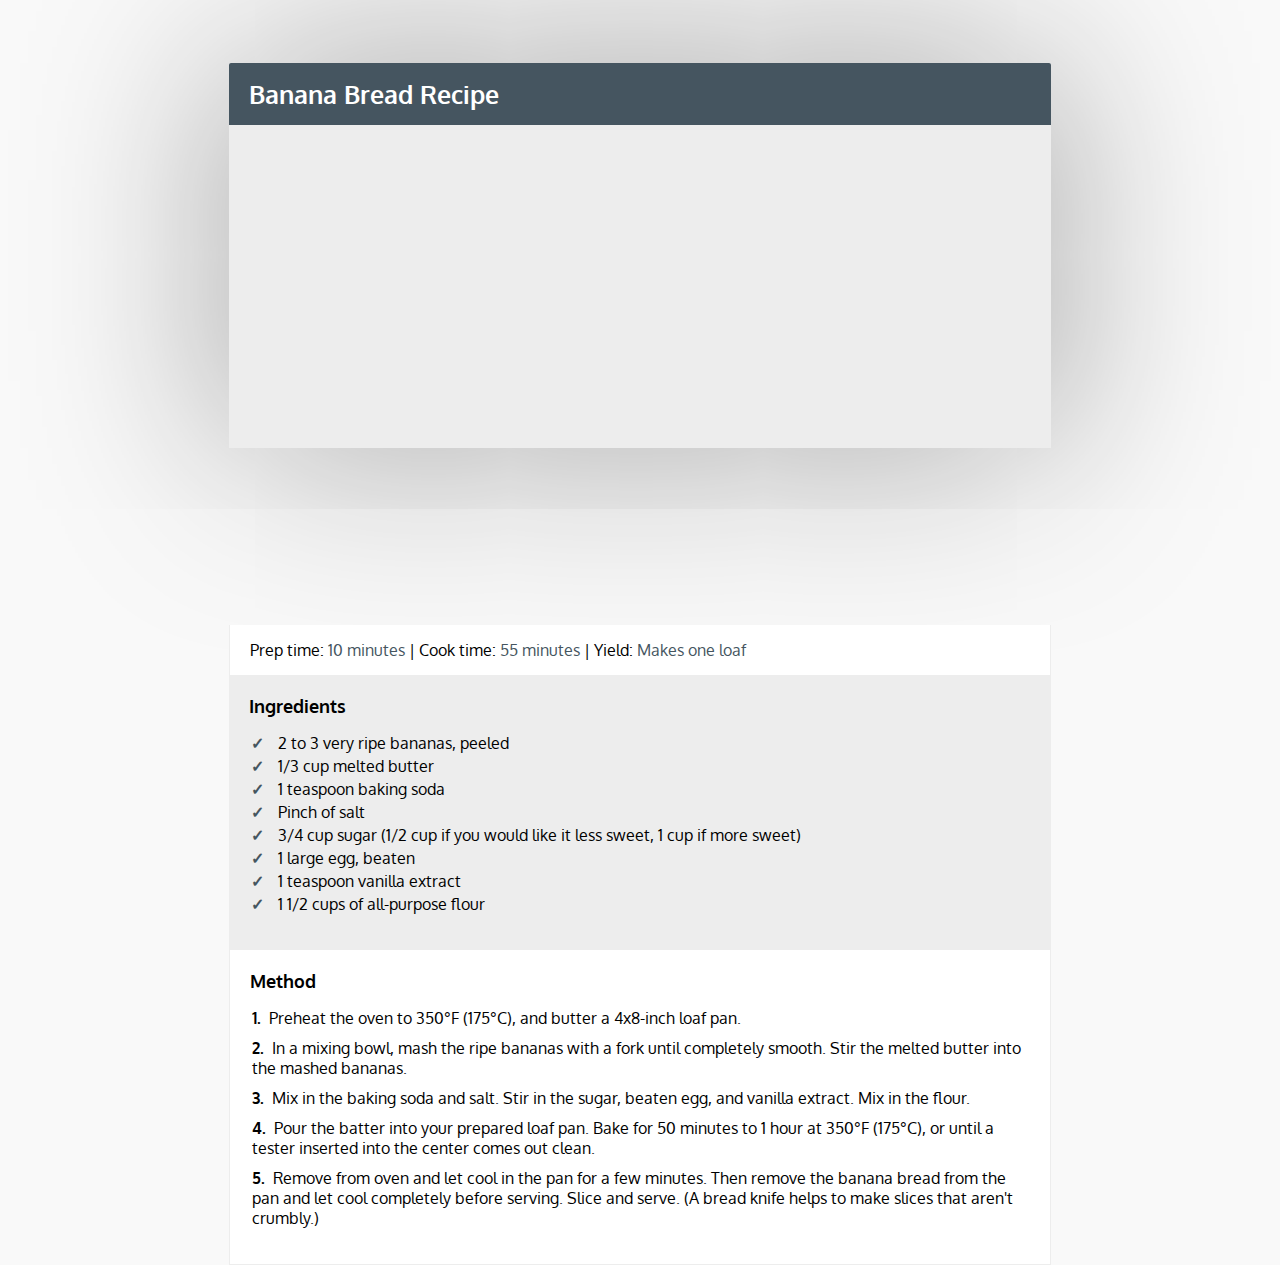
<file: pages/Recipie1.html>
<!DOCTYPE html>
<html lang="en">
<head>
    <meta charset="UTF-8">
    <meta name="viewport" content="width=device-width, initial-scale=1.0">
    <title>Document</title>
    <link rel="stylesheet" href="/CSS/recepie.CSS">
</head>
<body>
    <div id="card-container">
        <div id="card-title">Banana Bread Recipe</div>
         <div id="recipe-image"></div>
        <div id="details">Prep time: <span class="detail-value">10 minutes</span> | Cook time: <span class="detail-value">55 minutes</span> | Yield: <span class="detail-value">Makes one loaf</span></div>
        <div id="card-items">
          <span class="card-item-title">Ingredients</span>
          <ul class="checkmark">
            <li>2 to 3 very ripe bananas, peeled</li>
            <li>1/3 cup melted butter</li>
            <li>1 teaspoon baking soda</li>
            <li>Pinch of salt</li>
            <li>3/4 cup sugar (1/2 cup if you would like it less sweet, 1 cup if more sweet)</li>
            <li>1 large egg, beaten</li>
            <li>1 teaspoon vanilla extract</li>
            <li>1 1/2 cups of all-purpose flour</li>
          </ul>
        </div>
        
        <div id="method">
        <span class="card-item-title">Method</span>
          <ol>
            <li>Preheat the oven to 350°F (175°C), and butter a 4x8-inch loaf pan.</li>
      <li>In a mixing bowl, mash the ripe bananas with a fork until completely smooth. Stir the melted butter into the mashed bananas.</li>
      <li>Mix in the baking soda and salt. Stir in the sugar, beaten egg, and vanilla extract. Mix in the flour.</li>
      <li>Pour the batter into your prepared loaf pan. Bake for 50 minutes to 1 hour at 350°F (175°C), or until a tester inserted into the center comes out clean.</li>
      <li>Remove from oven and let cool in the pan for a few minutes. Then remove the banana bread from the pan and let cool completely before serving. Slice and serve. (A bread knife helps to make slices that aren't crumbly.)</li>
      </ul>
        </div>
      </div>
</body>
</html>
</file>
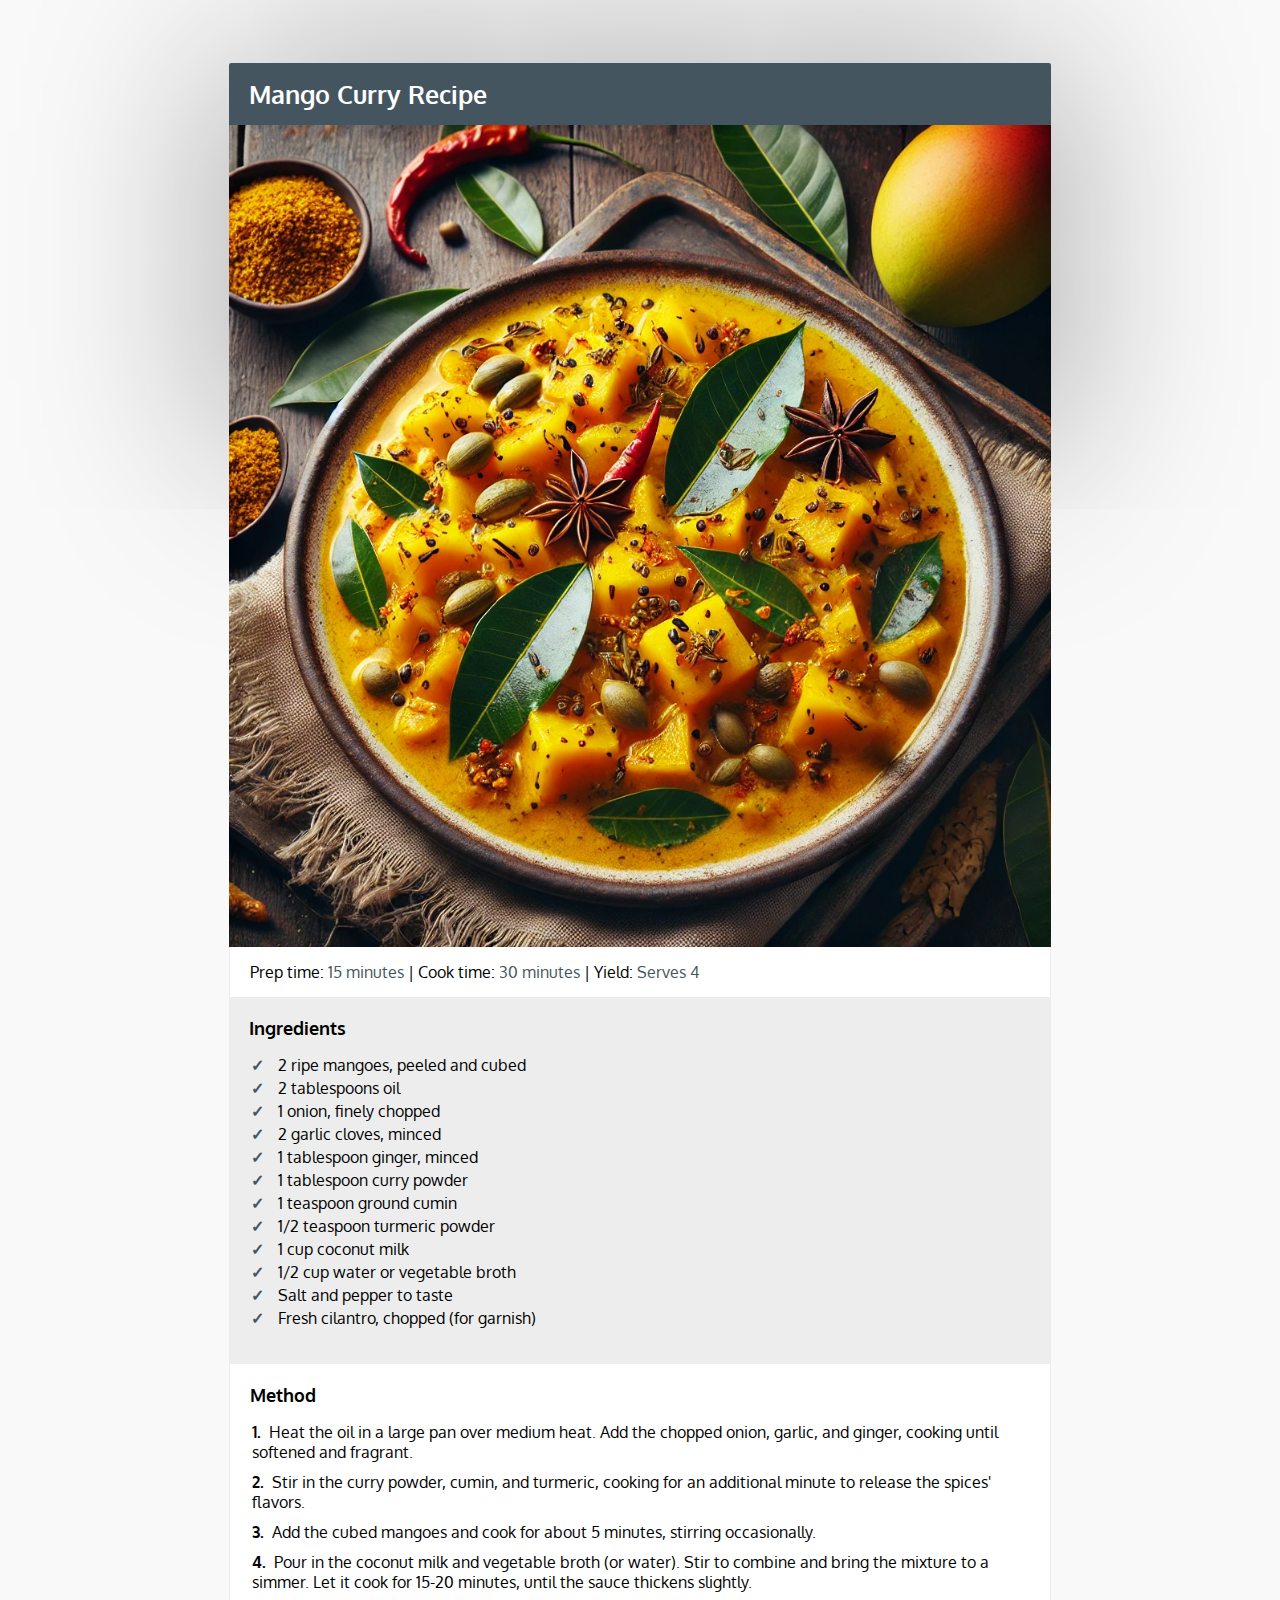
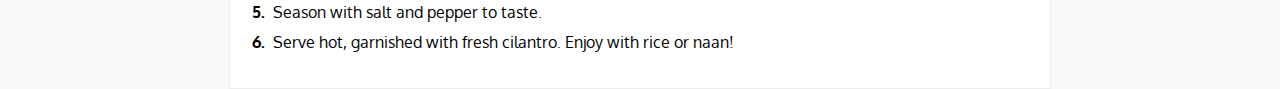
<file: pages/Recipie2.html>
<!DOCTYPE html>
<html lang="en">
<head>
    <meta charset="UTF-8">
    <meta name="viewport" content="width=device-width, initial-scale=1.0">
    <title>Mango Curry Recipe</title>
    <link rel="stylesheet" href="/CSS/recepie.CSS">
</head>
<body>
    <div id="card-container">
        <div id="card-title">Mango Curry Recipe</div>
        <img src="/images/mango curry.webp" alt="mango curry" width="780px" height="400">
        <div id="details">Prep time: <span class="detail-value">15 minutes</span> | Cook time: <span class="detail-value">30 minutes</span> | Yield: <span class="detail-value">Serves 4</span></div>
        <div id="card-items">
          <span class="card-item-title">Ingredients</span>
          <ul class="checkmark">
            <li>2 ripe mangoes, peeled and cubed</li>
            <li>2 tablespoons oil</li>
            <li>1 onion, finely chopped</li>
            <li>2 garlic cloves, minced</li>
            <li>1 tablespoon ginger, minced</li>
            <li>1 tablespoon curry powder</li>
            <li>1 teaspoon ground cumin</li>
            <li>1/2 teaspoon turmeric powder</li>
            <li>1 cup coconut milk</li>
            <li>1/2 cup water or vegetable broth</li>
            <li>Salt and pepper to taste</li>
            <li>Fresh cilantro, chopped (for garnish)</li>
          </ul>
        </div>
        
        <div id="method">
          <span class="card-item-title">Method</span>
          <ol>
            <li>Heat the oil in a large pan over medium heat. Add the chopped onion, garlic, and ginger, cooking until softened and fragrant.</li>
            <li>Stir in the curry powder, cumin, and turmeric, cooking for an additional minute to release the spices' flavors.</li>
            <li>Add the cubed mangoes and cook for about 5 minutes, stirring occasionally.</li>
            <li>Pour in the coconut milk and vegetable broth (or water). Stir to combine and bring the mixture to a simmer. Let it cook for 15-20 minutes, until the sauce thickens slightly.</li>
            <li>Season with salt and pepper to taste.</li>
            <li>Serve hot, garnished with fresh cilantro. Enjoy with rice or naan!</li>
          </ol>
        </div>
    </div>
</body>
</html>
</file>
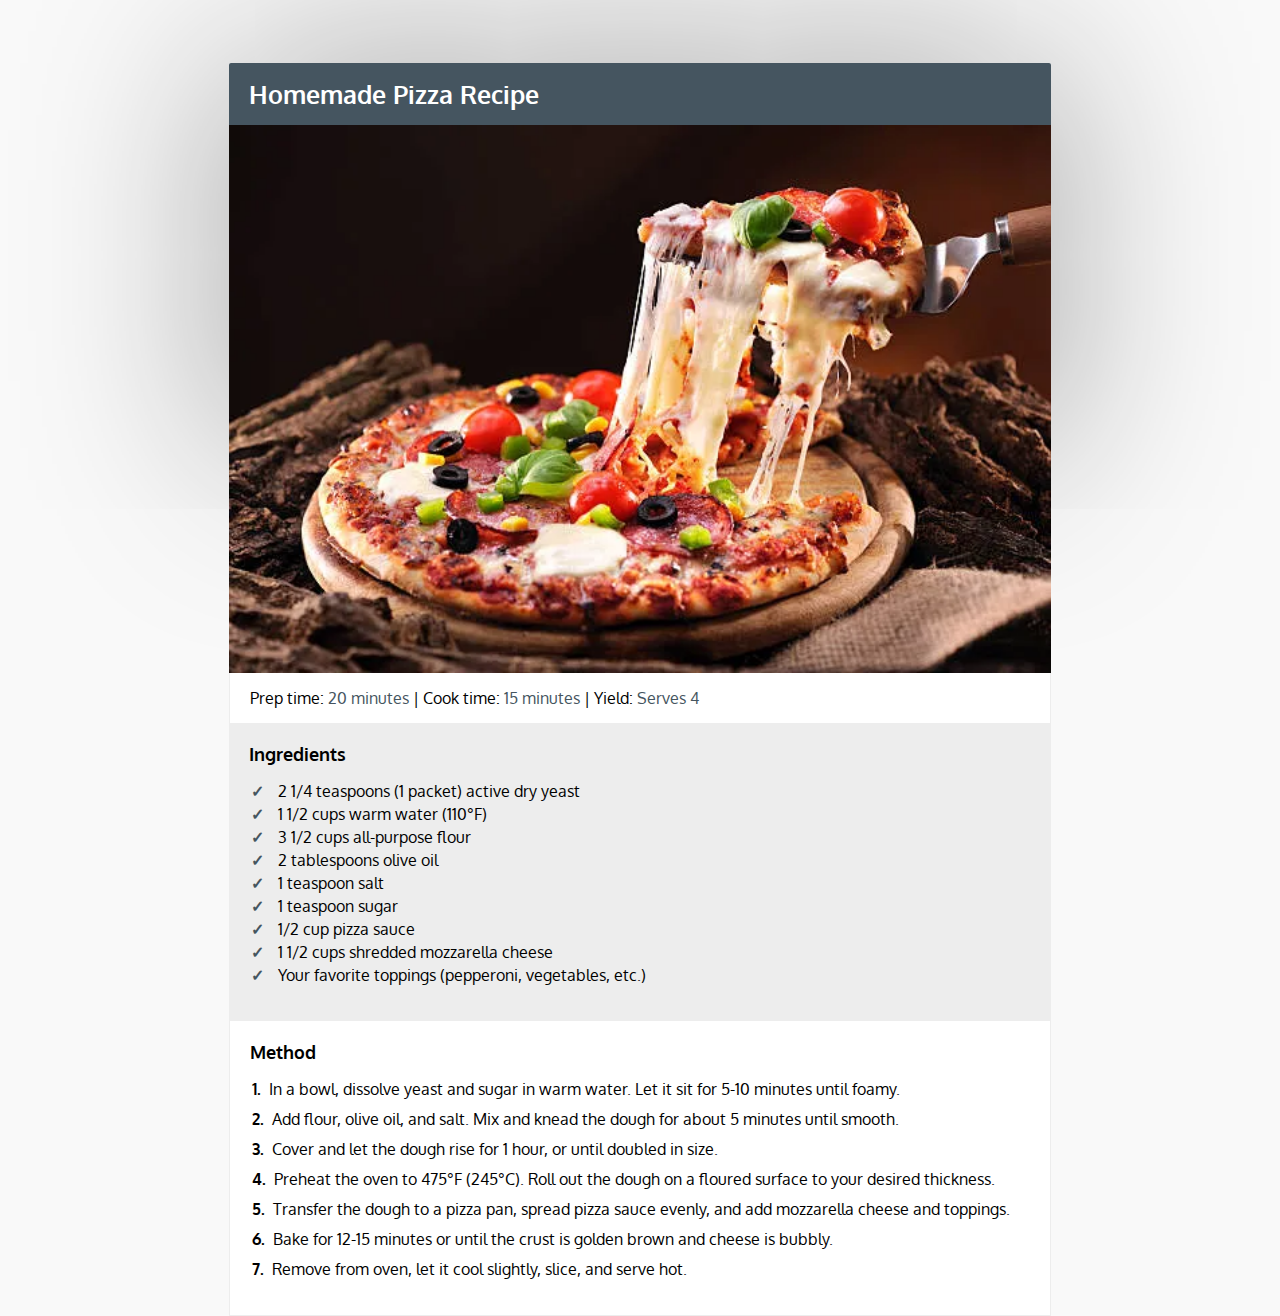
<file: pages/Recipie3.html>
<!DOCTYPE html>
<html lang="en">
<head>
    <meta charset="UTF-8">
    <meta name="viewport" content="width=device-width, initial-scale=1.0">
    <title>Pizza Recipe</title>
    <link rel="stylesheet" href="/CSS/recepie.CSS">
</head>
<body>
    <div id="card-container">
        <div id="card-title">Homemade Pizza Recipe</div>
        <img src="/images/pizza.webp" alt="Homemade Pizza" width="780px" height="400">
        <div id="details">Prep time: <span class="detail-value">20 minutes</span> | Cook time: <span class="detail-value">15 minutes</span> | Yield: <span class="detail-value">Serves 4</span></div>
        
        <div id="card-items">
            <span class="card-item-title">Ingredients</span>
            <ul class="checkmark">
                <li>2 1/4 teaspoons (1 packet) active dry yeast</li>
                <li>1 1/2 cups warm water (110°F)</li>
                <li>3 1/2 cups all-purpose flour</li>
                <li>2 tablespoons olive oil</li>
                <li>1 teaspoon salt</li>
                <li>1 teaspoon sugar</li>
                <li>1/2 cup pizza sauce</li>
                <li>1 1/2 cups shredded mozzarella cheese</li>
                <li>Your favorite toppings (pepperoni, vegetables, etc.)</li>
            </ul>
        </div>
        
        <div id="method">
            <span class="card-item-title">Method</span>
            <ol>
                <li>In a bowl, dissolve yeast and sugar in warm water. Let it sit for 5-10 minutes until foamy.</li>
                <li>Add flour, olive oil, and salt. Mix and knead the dough for about 5 minutes until smooth.</li>
                <li>Cover and let the dough rise for 1 hour, or until doubled in size.</li>
                <li>Preheat the oven to 475°F (245°C). Roll out the dough on a floured surface to your desired thickness.</li>
                <li>Transfer the dough to a pizza pan, spread pizza sauce evenly, and add mozzarella cheese and toppings.</li>
                <li>Bake for 12-15 minutes or until the crust is golden brown and cheese is bubbly.</li>
                <li>Remove from oven, let it cool slightly, slice, and serve hot.</li>
            </ol>
        </div>
    </div>
</body>
</html>
</file>
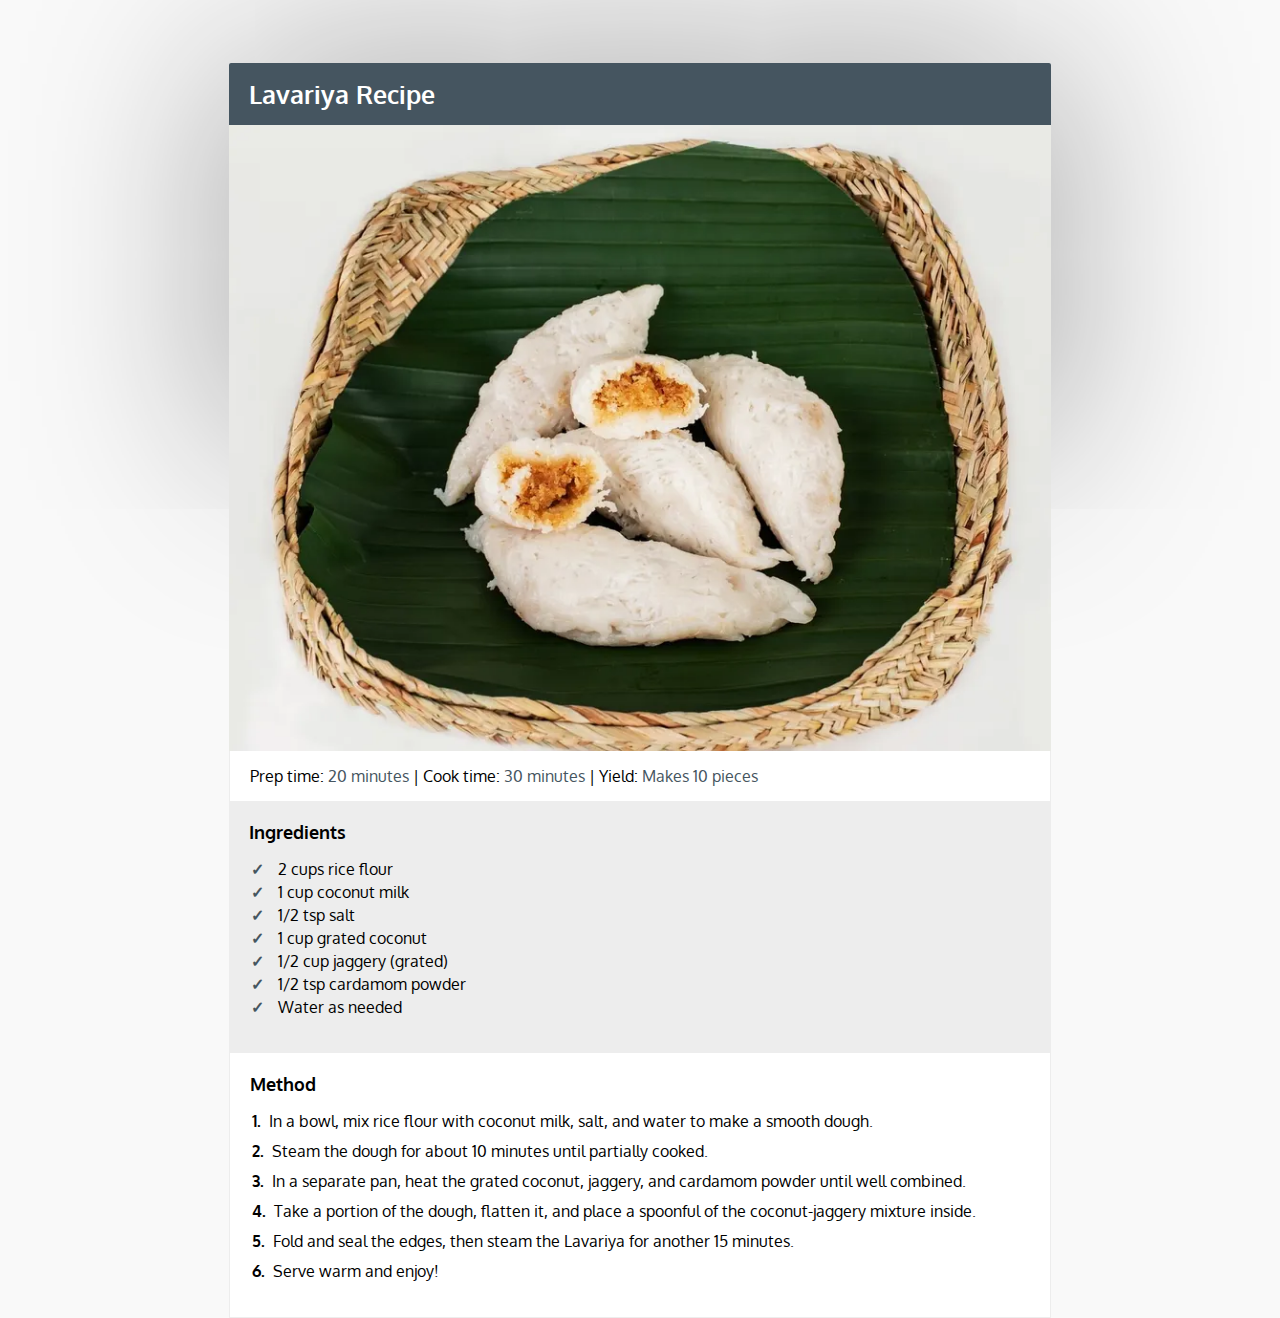
<file: pages/Recipie4.html>
<!DOCTYPE html>
<html lang="en">
<head>
    <meta charset="UTF-8">
    <meta name="viewport" content="width=device-width, initial-scale=1.0">
    <title>Lavariya Recipe</title>
    <link rel="stylesheet" href="/CSS/recepie.CSS">
</head>
<body>
    <div id="card-container">
        <div id="card-title">Lavariya Recipe</div>
         <img src="/images/lavariya.webp" alt="mango curry" width="780px" height="400">
        <div id="details">Prep time: <span class="detail-value">20 minutes</span> | Cook time: <span class="detail-value">30 minutes</span> | Yield: <span class="detail-value">Makes 10 pieces</span></div>
        <div id="card-items">
          <span class="card-item-title">Ingredients</span>
          <ul class="checkmark">
            <li>2 cups rice flour</li>
            <li>1 cup coconut milk</li>
            <li>1/2 tsp salt</li>
            <li>1 cup grated coconut</li>
            <li>1/2 cup jaggery (grated)</li>
            <li>1/2 tsp cardamom powder</li>
            <li>Water as needed</li>
          </ul>
        </div>
        
        <div id="method">
        <span class="card-item-title">Method</span>
          <ol>
            <li>In a bowl, mix rice flour with coconut milk, salt, and water to make a smooth dough.</li>
            <li>Steam the dough for about 10 minutes until partially cooked.</li>
            <li>In a separate pan, heat the grated coconut, jaggery, and cardamom powder until well combined.</li>
            <li>Take a portion of the dough, flatten it, and place a spoonful of the coconut-jaggery mixture inside.</li>
            <li>Fold and seal the edges, then steam the Lavariya for another 15 minutes.</li>
            <li>Serve warm and enjoy!</li>
          </ol>
        </div>
      </div>
</body>
</html>
</file>
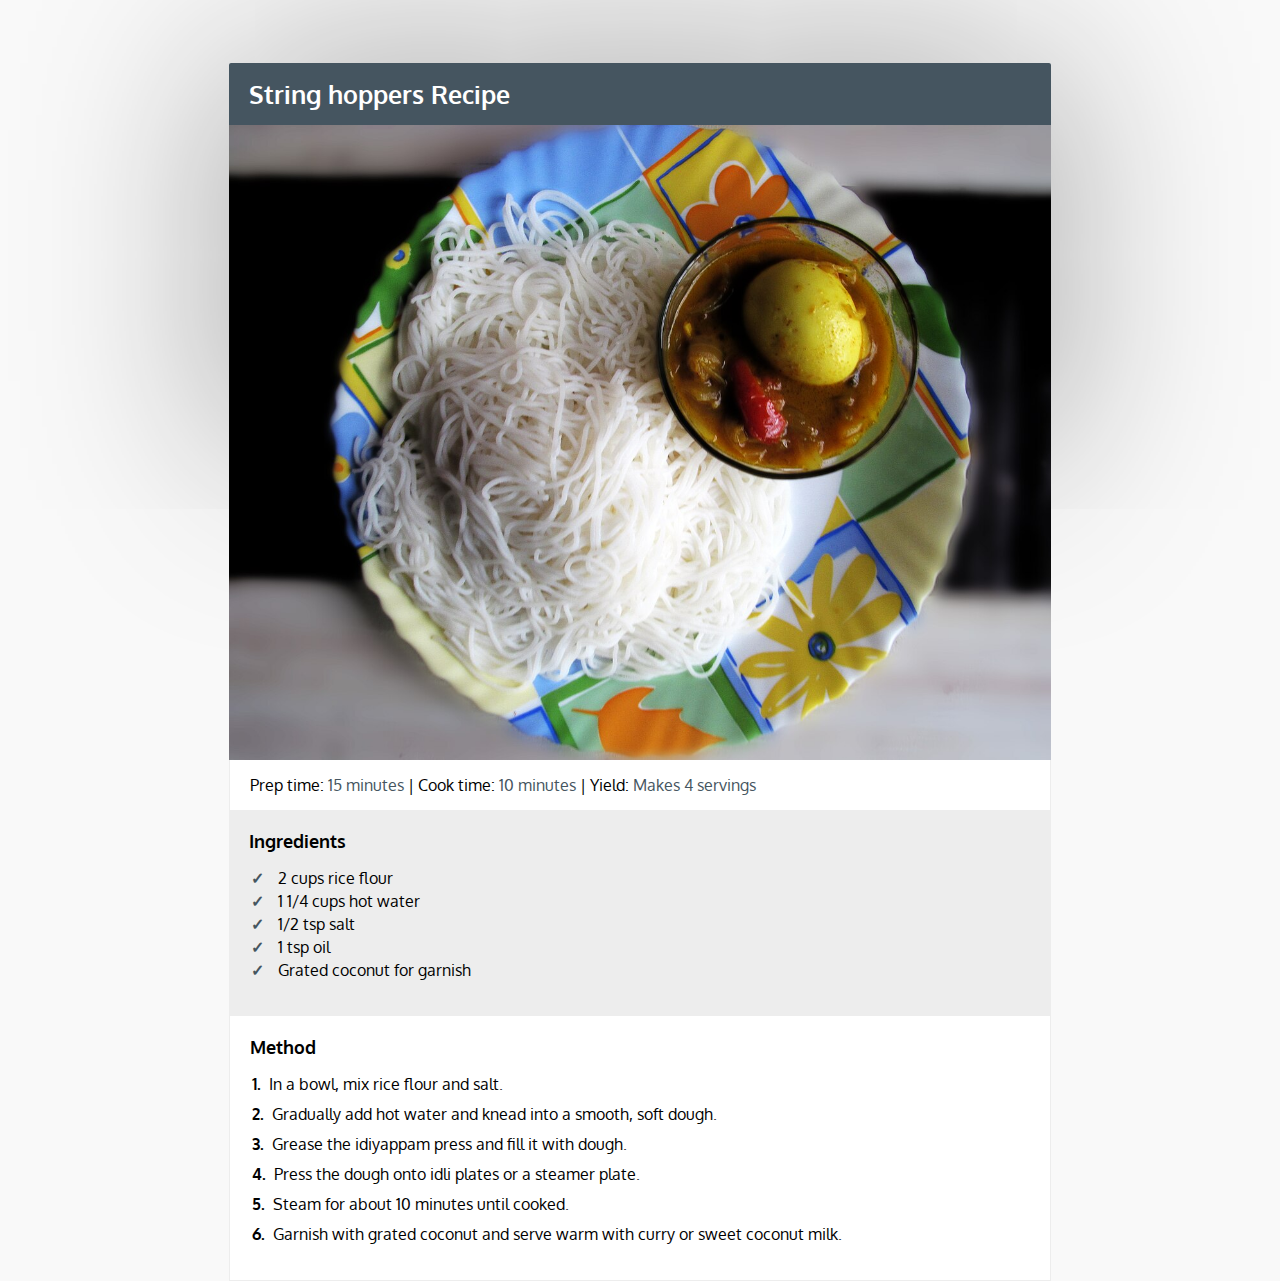
<file: pages/Recipie5.html>
<!DOCTYPE html>
<html lang="en">
<head>
    <meta charset="UTF-8">
    <meta name="viewport" content="width=device-width, initial-scale=1.0">
    <title>Idiyappam Recipe</title>
    <link rel="stylesheet" href="/CSS/recepie.CSS">
</head>
<body>
    <div id="card-container">
        <div id="card-title">String hoppers Recipe</div>
        <img src="/images/idiyappam.jpg" alt="String hoppers" width="780px" height="400px">
        <div id="details">Prep time: <span class="detail-value">15 minutes</span> | Cook time: <span class="detail-value">10 minutes</span> | Yield: <span class="detail-value">Makes 4 servings</span></div>
        <div id="card-items">
          <span class="card-item-title">Ingredients</span>
          <ul class="checkmark">
            <li>2 cups rice flour</li>
            <li>1 1/4 cups hot water</li>
            <li>1/2 tsp salt</li>
            <li>1 tsp oil</li>
            <li>Grated coconut for garnish</li>
          </ul>
        </div>
        
        <div id="method">
        <span class="card-item-title">Method</span>
          <ol>
            <li>In a bowl, mix rice flour and salt.</li>
            <li>Gradually add hot water and knead into a smooth, soft dough.</li>
            <li>Grease the idiyappam press and fill it with dough.</li>
            <li>Press the dough onto idli plates or a steamer plate.</li>
            <li>Steam for about 10 minutes until cooked.</li>
            <li>Garnish with grated coconut and serve warm with curry or sweet coconut milk.</li>
          </ol>
        </div>
      </div>
</body>
</html>
</file>
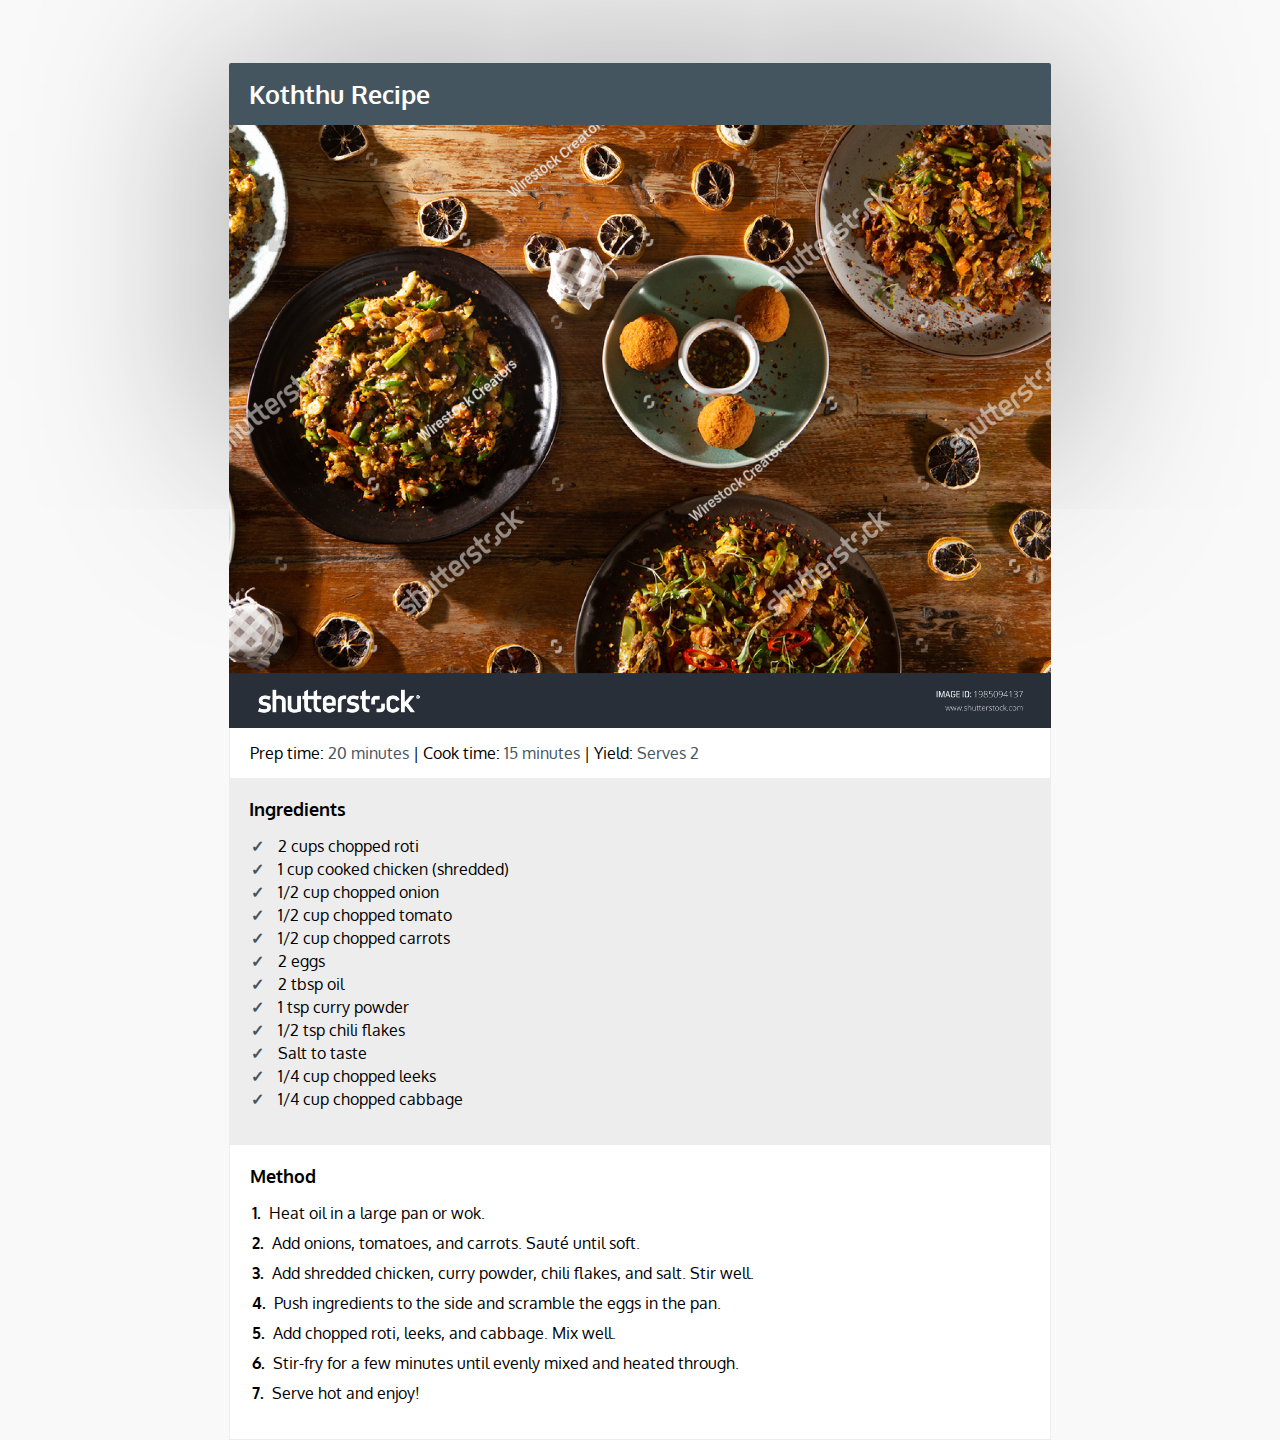
<file: pages/Recipie6.html>
<!DOCTYPE html>
<html lang="en">
<head>
    <meta charset="UTF-8">
    <meta name="viewport" content="width=device-width, initial-scale=1.0">
    <title>Koththu Recipe</title>
    <link rel="stylesheet" href="/CSS/recepie.CSS">
</head>
<body>
    <div id="card-container">
        <div id="card-title">Koththu Recipe</div>
        <img src="/images/kotthu.jpg" alt="koththu" width="780px" height="400px">
        <div id="details">Prep time: <span class="detail-value">20 minutes</span> | Cook time: <span class="detail-value">15 minutes</span> | Yield: <span class="detail-value">Serves 2</span></div>
        <div id="card-items">
          <span class="card-item-title">Ingredients</span>
          <ul class="checkmark">
            <li>2 cups chopped roti</li>
            <li>1 cup cooked chicken (shredded)</li>
            <li>1/2 cup chopped onion</li>
            <li>1/2 cup chopped tomato</li>
            <li>1/2 cup chopped carrots</li>
            <li>2 eggs</li>
            <li>2 tbsp oil</li>
            <li>1 tsp curry powder</li>
            <li>1/2 tsp chili flakes</li>
            <li>Salt to taste</li>
            <li>1/4 cup chopped leeks</li>
            <li>1/4 cup chopped cabbage</li>
          </ul>
        </div>
        
        <div id="method">
        <span class="card-item-title">Method</span>
          <ol>
            <li>Heat oil in a large pan or wok.</li>
            <li>Add onions, tomatoes, and carrots. Sauté until soft.</li>
            <li>Add shredded chicken, curry powder, chili flakes, and salt. Stir well.</li>
            <li>Push ingredients to the side and scramble the eggs in the pan.</li>
            <li>Add chopped roti, leeks, and cabbage. Mix well.</li>
            <li>Stir-fry for a few minutes until evenly mixed and heated through.</li>
            <li>Serve hot and enjoy!</li>
          </ol>
        </div>
      </div>
</body>
</html>
</file>
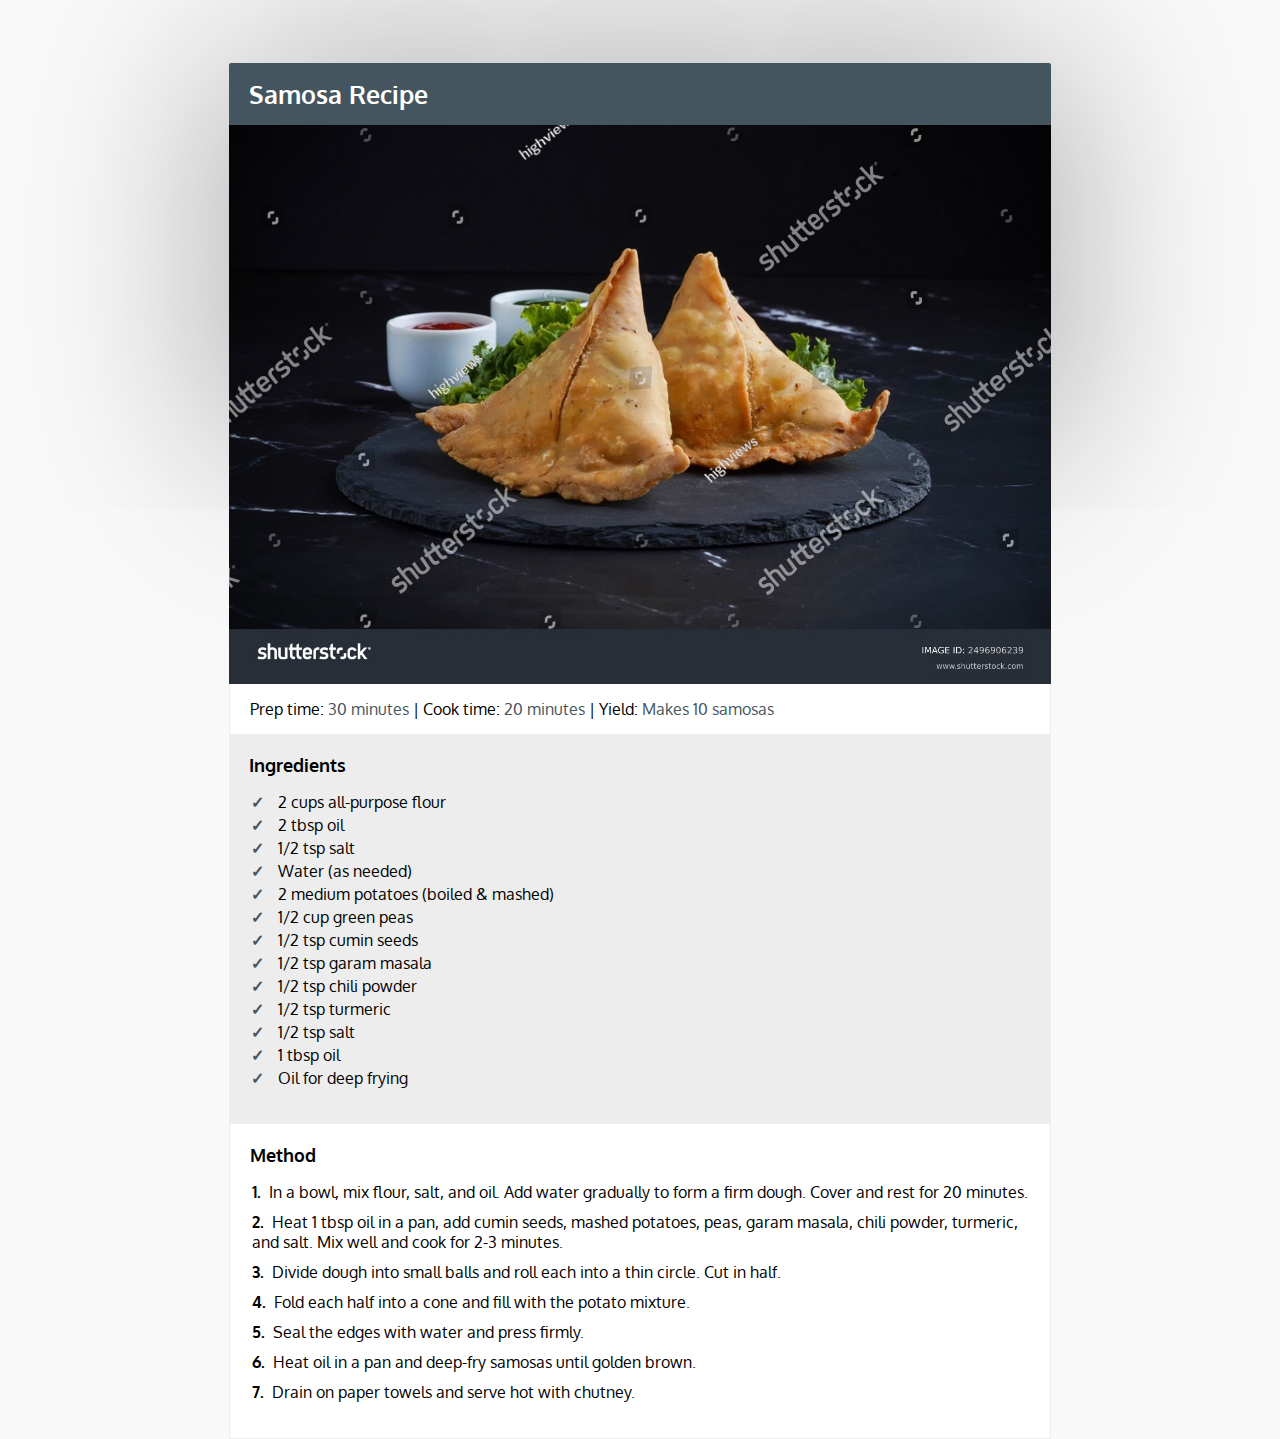
<file: pages/Recipie7.html>
<!DOCTYPE html>
<html lang="en">
<head>
    <meta charset="UTF-8">
    <meta name="viewport" content="width=device-width, initial-scale=1.0">
    <title>Samosa Recipe</title>
    <link rel="stylesheet" href="/CSS/recepie.CSS">
</head>
<body>
    <div id="card-container">
        <div id="card-title">Samosa Recipe</div>
         <img src="/images/samosa.jpg" alt="samosa" width="780px" height="400px">
        <div id="details">Prep time: <span class="detail-value">30 minutes</span> | Cook time: <span class="detail-value">20 minutes</span> | Yield: <span class="detail-value">Makes 10 samosas</span></div>
        <div id="card-items">
          <span class="card-item-title">Ingredients</span>
          <ul class="checkmark">
            <li>2 cups all-purpose flour</li>
            <li>2 tbsp oil</li>
            <li>1/2 tsp salt</li>
            <li>Water (as needed)</li>
            <li>2 medium potatoes (boiled & mashed)</li>
            <li>1/2 cup green peas</li>
            <li>1/2 tsp cumin seeds</li>
            <li>1/2 tsp garam masala</li>
            <li>1/2 tsp chili powder</li>
            <li>1/2 tsp turmeric</li>
            <li>1/2 tsp salt</li>
            <li>1 tbsp oil</li>
            <li>Oil for deep frying</li>
          </ul>
        </div>
        
        <div id="method">
        <span class="card-item-title">Method</span>
          <ol>
            <li>In a bowl, mix flour, salt, and oil. Add water gradually to form a firm dough. Cover and rest for 20 minutes.</li>
            <li>Heat 1 tbsp oil in a pan, add cumin seeds, mashed potatoes, peas, garam masala, chili powder, turmeric, and salt. Mix well and cook for 2-3 minutes.</li>
            <li>Divide dough into small balls and roll each into a thin circle. Cut in half.</li>
            <li>Fold each half into a cone and fill with the potato mixture.</li>
            <li>Seal the edges with water and press firmly.</li>
            <li>Heat oil in a pan and deep-fry samosas until golden brown.</li>
            <li>Drain on paper towels and serve hot with chutney.</li>
          </ol>
        </div>
      </div>
</body>
</html>
</file>
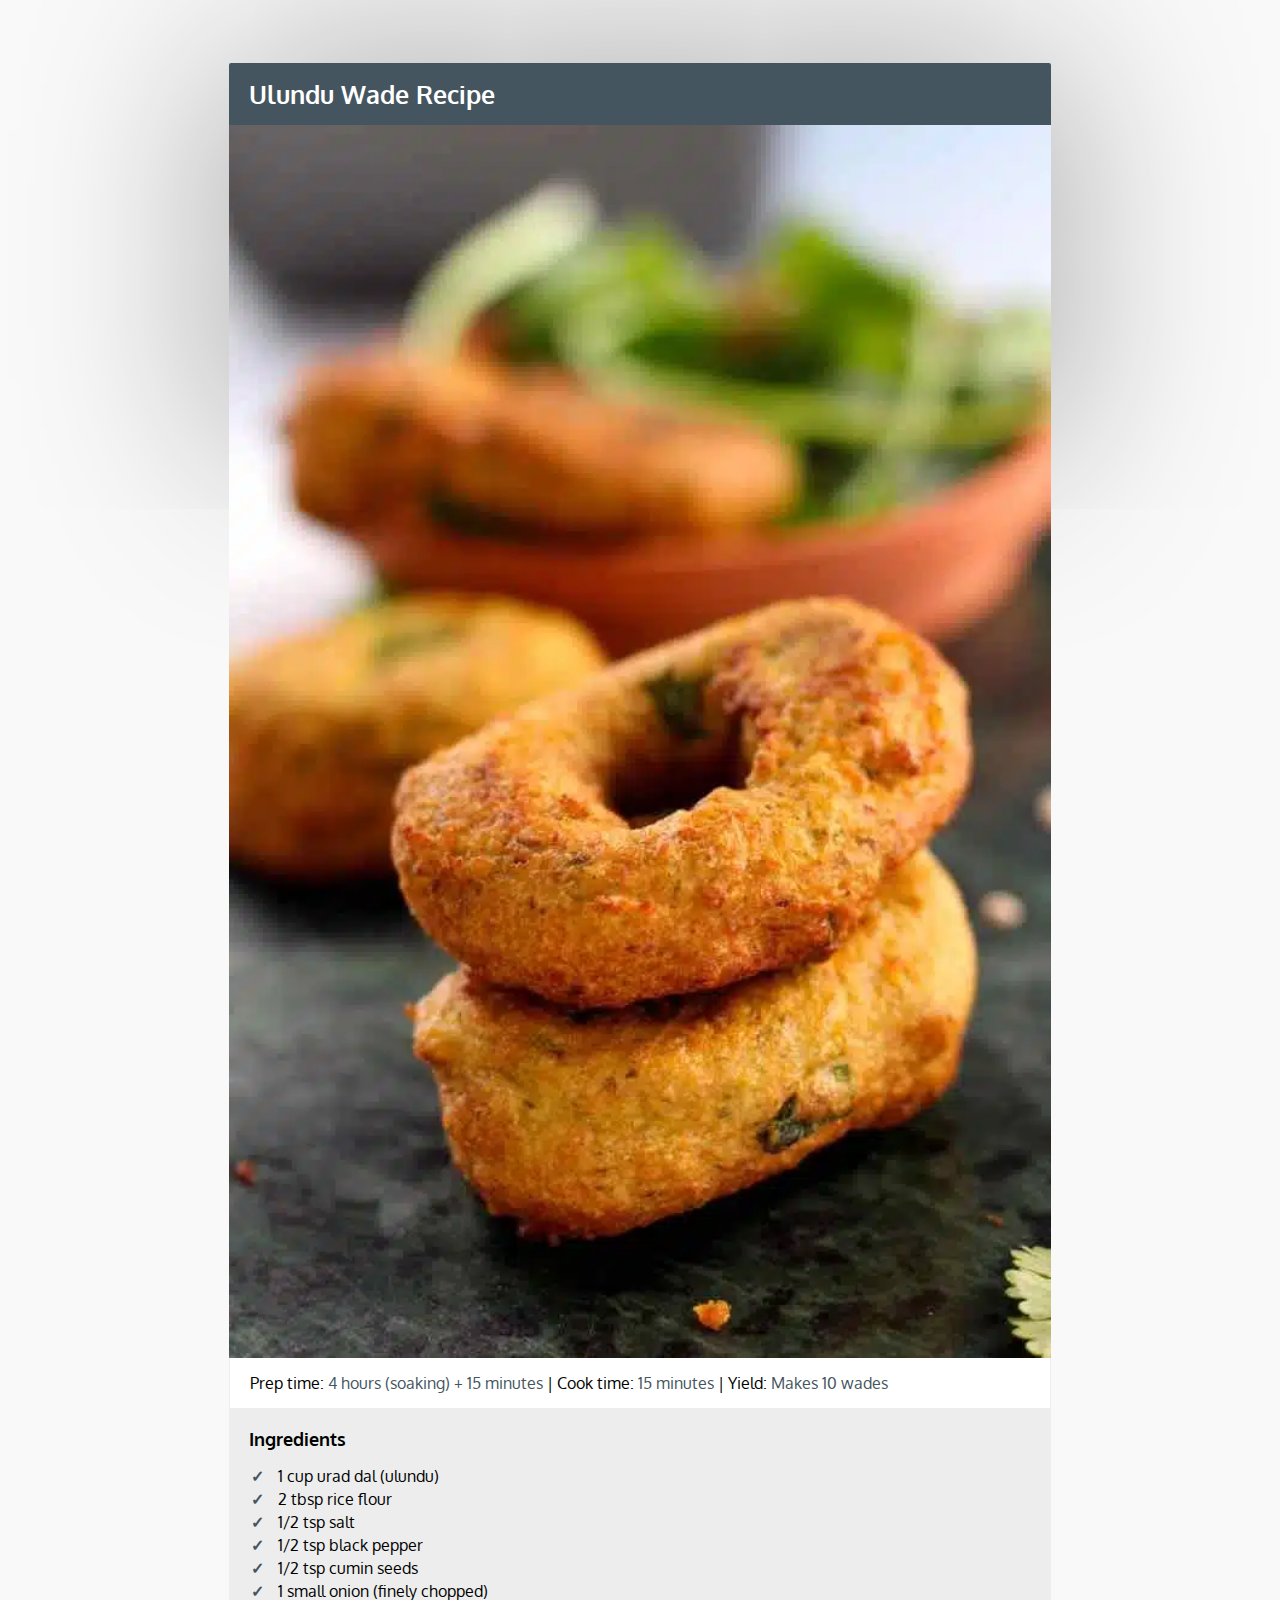
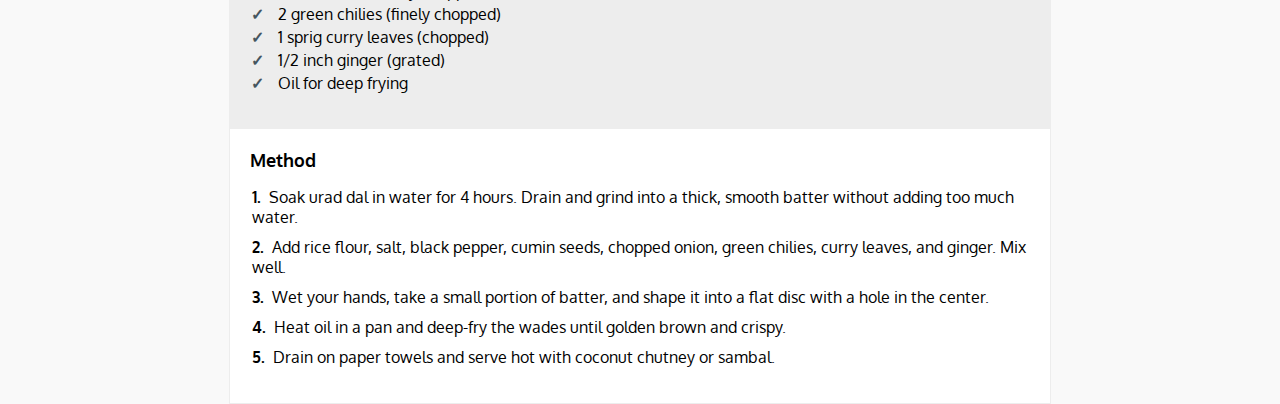
<file: pages/Recipie8.html>
<!DOCTYPE html>
<html lang="en">
<head>
    <meta charset="UTF-8">
    <meta name="viewport" content="width=device-width, initial-scale=1.0">
    <title>Ulundu Wade Recipe</title>
    <link rel="stylesheet" href="/CSS/recepie.CSS">
</head>
<body>
    <div id="card-container">
        <div id="card-title">Ulundu Wade Recipe</div>
         <img src="/images/uludu wade.webp" alt="uluduwade" width="770px" height="400px">
        <div id="details">Prep time: <span class="detail-value">4 hours (soaking) + 15 minutes</span> | Cook time: <span class="detail-value">15 minutes</span> | Yield: <span class="detail-value">Makes 10 wades</span></div>
        <div id="card-items">
          <span class="card-item-title">Ingredients</span>
          <ul class="checkmark">
            <li>1 cup urad dal (ulundu)</li>
            <li>2 tbsp rice flour</li>
            <li>1/2 tsp salt</li>
            <li>1/2 tsp black pepper</li>
            <li>1/2 tsp cumin seeds</li>
            <li>1 small onion (finely chopped)</li>
            <li>2 green chilies (finely chopped)</li>
            <li>1 sprig curry leaves (chopped)</li>
            <li>1/2 inch ginger (grated)</li>
            <li>Oil for deep frying</li>
          </ul>
        </div>
        
        <div id="method">
        <span class="card-item-title">Method</span>
          <ol>
            <li>Soak urad dal in water for 4 hours. Drain and grind into a thick, smooth batter without adding too much water.</li>
            <li>Add rice flour, salt, black pepper, cumin seeds, chopped onion, green chilies, curry leaves, and ginger. Mix well.</li>
            <li>Wet your hands, take a small portion of batter, and shape it into a flat disc with a hole in the center.</li>
            <li>Heat oil in a pan and deep-fry the wades until golden brown and crispy.</li>
            <li>Drain on paper towels and serve hot with coconut chutney or sambal.</li>
          </ol>
        </div>
      </div>
</body>
</html>
</file>
<file: CSS/recepie.CSS>
@import url('https://fonts.googleapis.com/css?family=Oxygen:400,700');

body {
  background: #f9f9f9;
}

#card-container {
  background: #ededed;
  box-shadow: 0px 0px 200px #999;
  font-family: 'Oxygen', sans-serif;
  width: 65%;
  height: 385px;
  margin: 5% auto;
}



#card-title {
  font-family: 'Oxygen', sans-serif;
  font-weight: 700;
  font-size: 25px;
  background: #455560;
  padding: 15px 20px;
  color: #fff;
  border-radius: 2px 2px 0 0;
}

#details {
  background: #fff;
  border-left: solid 1px #ededed;
  border-right: solid 1px #ededed;
  font-size: 16px;
  font-family: 'Oxygen', sans-serif;
  padding: 15px 20px;
}

.detail-value {
  color: #455560;
}

#card-items {
  background: #ededed;
  font-family: 'Oxygen', sans-serif;
  padding: 20px
}

.card-item-title {
  font-size: 18px;
  font-weight: 700;
}

ul.checkmark li:before {
    color: #455560;
    content:"\2713\0020";
    font-weight: 600;
    margin-left: -38px;
    margin-right: 10px;
}

.checkmark li {
  list-style-type: none;
}

li {
  margin-bottom: 3px;
}

#method {
  background: #fff;
  border-left: solid 1px #ededed;
  border-right: solid 1px #ededed;
  border-bottom: solid 1px #ededed;
  padding: 20px;
}

#method li {
  list-style-position: inside;
  margin-bottom: 10px;
  margin-left: -38px;
  list-style-type: none;
}

#recipe-image {
  background: url('https://images.unsplash.com/photo-1497534547324-0ebb3f052e88?ixlib=rb-1.2.1&ixid=eyJhcHBfaWQiOjEyMDd9&auto=format&fit=crop&w=1290&q=80');
  overflow: hidden;
  height: 500px;
  background-size: cover;
}

ol {
  counter-reset: item;
}

ol > li {
  counter-increment: item;
}

ol > li::before {
  font-weight: bold;
  content: counter(item) ".";
  margin-right: 8px;
}

@media screen and (max-width: 768px) {
  #card-container {
    width: 90%;
    height: auto;
  }

  #recipe-image {
    height: 250px;
  }

  #card-title,
  #details,
  #card-items,
  #method {
    padding: 15px;
    font-size: 14px;
  }

  .card-item-title {
    font-size: 16px;
  }
}
/* Make image responsive */
#card-container img {
  width: 100%;
  height: auto;
  display: block;
  object-fit: cover;
}

/* Media query for smaller screens */
@media screen and (max-width: 768px) {
  #card-container img {
    height: auto;
    max-width: 100%;
  }
}
</file>
